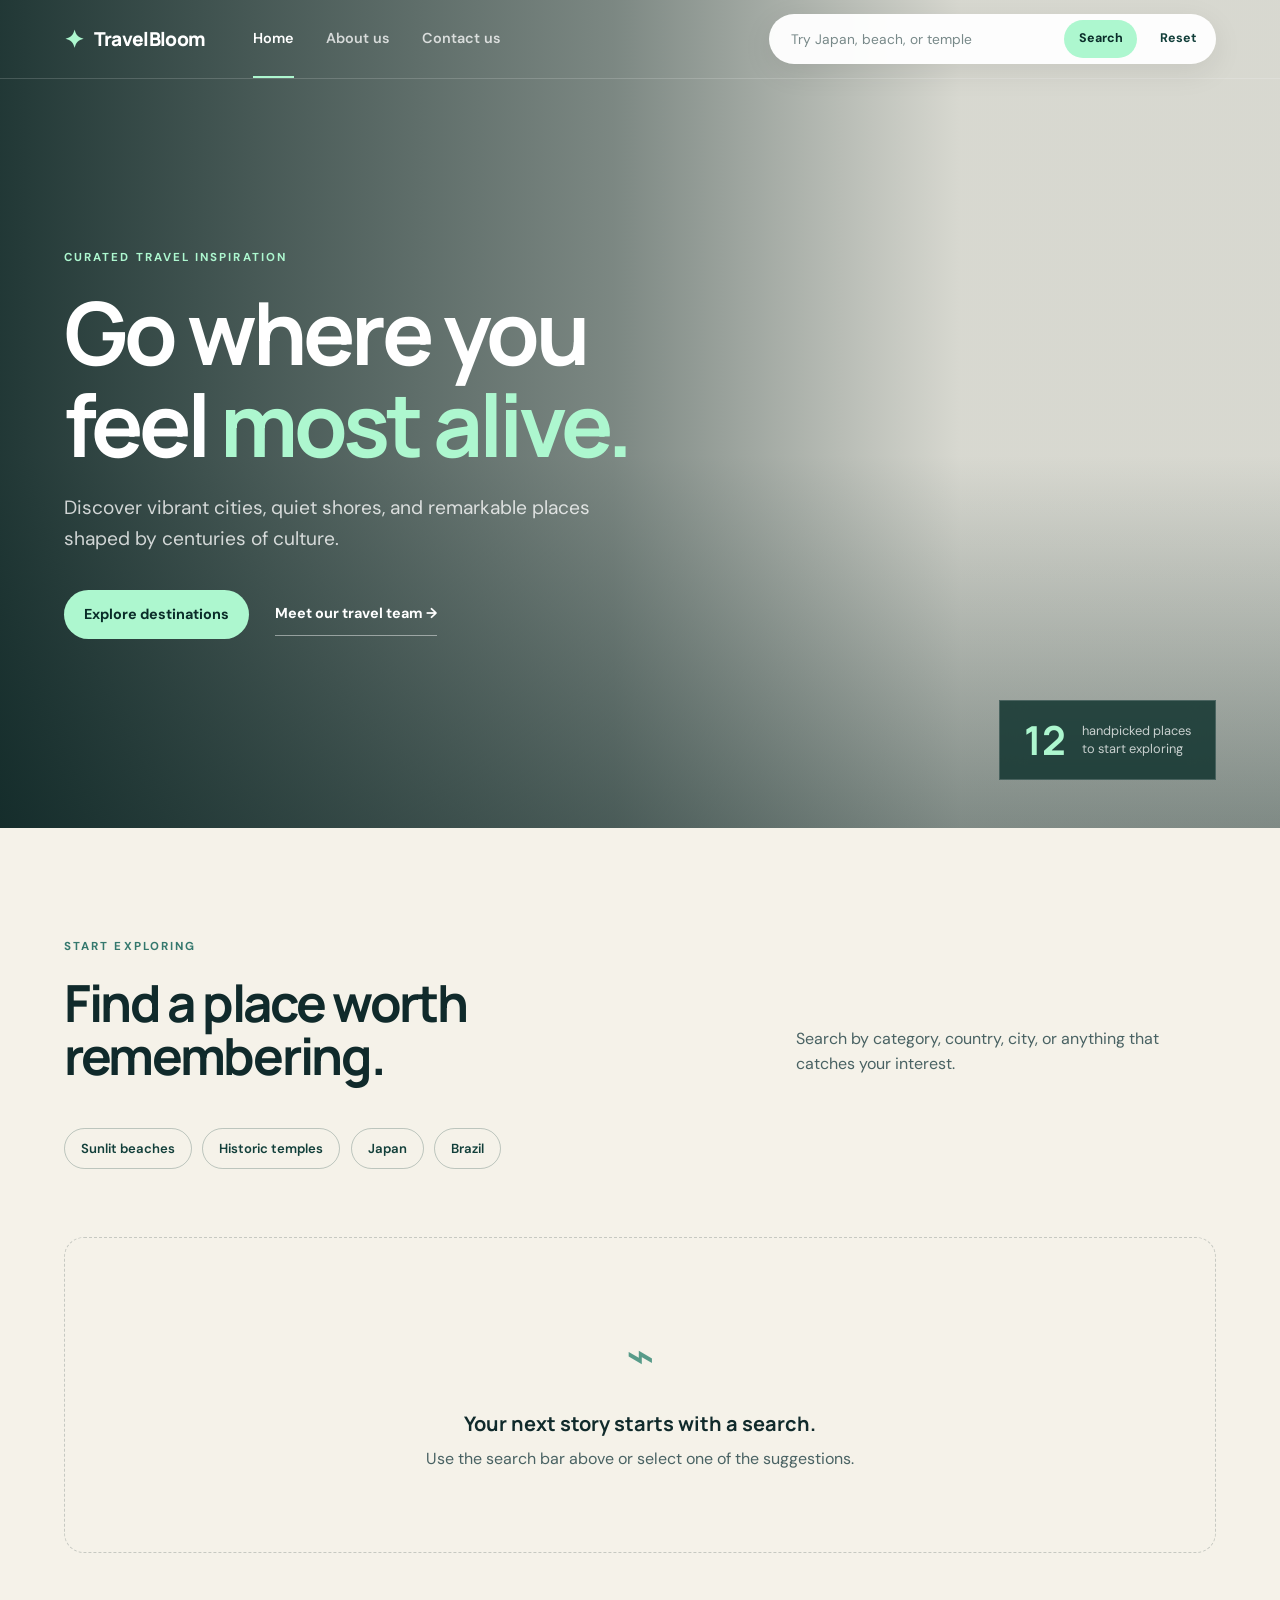
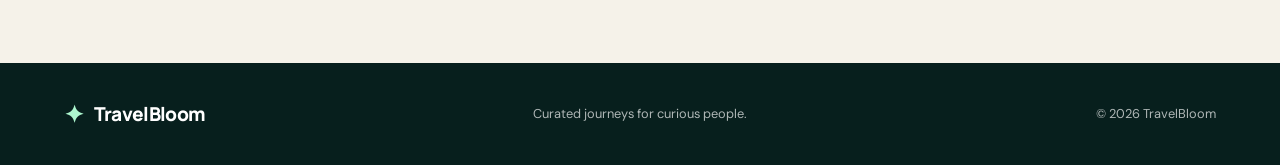
<file: index.html>
<!doctype html>
<html lang="en">
  <head>
    <meta charset="UTF-8">
    <meta name="viewport" content="width=device-width, initial-scale=1.0">
    <meta
      name="description"
      content="TravelBloom helps you discover memorable destinations, beaches, and temples."
    >
    <title>TravelBloom | Find your next destination</title>
    <link rel="preconnect" href="https://fonts.googleapis.com">
    <link rel="preconnect" href="https://fonts.gstatic.com" crossorigin>
    <link
      href="https://fonts.googleapis.com/css2?family=DM+Sans:wght@400;500;600;700&family=Manrope:wght@700;800&display=swap"
      rel="stylesheet"
    >
    <link rel="stylesheet" href="styles.css">
  </head>
  <body class="home-page">
    <header class="site-header">
      <nav class="navbar" aria-label="Main navigation">
        <a class="brand" href="index.html" aria-label="TravelBloom home">
          <span class="brand-mark" aria-hidden="true">✦</span>
          <span>TravelBloom</span>
        </a>

        <button class="menu-toggle" type="button" aria-expanded="false" aria-controls="navContent">
          <span class="sr-only">Toggle navigation</span>
          <span></span><span></span><span></span>
        </button>

        <div class="nav-content" id="navContent">
          <div class="nav-links">
            <a class="active" href="index.html" aria-current="page">Home</a>
            <a href="about.html">About us</a>
            <a href="contact.html">Contact us</a>
          </div>

          <form class="search-form" id="searchForm" role="search">
            <label class="sr-only" for="searchInput">Search destinations</label>
            <input
              id="searchInput"
              name="query"
              type="search"
              placeholder="Try Japan, beach, or temple"
              autocomplete="off"
            >
            <button class="button button-primary button-small" type="submit">Search</button>
            <button class="button button-ghost button-small" id="resetButton" type="button">Reset</button>
          </form>
        </div>
      </nav>
    </header>

    <main>
      <section class="hero" aria-labelledby="heroTitle">
        <div class="hero-overlay"></div>
        <div class="hero-content">
          <p class="eyebrow">Curated travel inspiration</p>
          <h1 id="heroTitle">Go where you feel <em>most alive.</em></h1>
          <p class="hero-copy">
            Discover vibrant cities, quiet shores, and remarkable places shaped by centuries of culture.
          </p>
          <div class="hero-actions">
            <a class="button button-primary" href="#discover">Explore destinations</a>
            <a class="text-link" href="about.html">Meet our travel team <span aria-hidden="true">→</span></a>
          </div>
        </div>

        <div class="hero-stat" aria-label="TravelBloom highlights">
          <strong>12</strong>
          <span>handpicked places<br>to start exploring</span>
        </div>

        <div class="social-links" aria-label="Social media links">
          <a href="https://www.instagram.com" aria-label="Instagram">ig</a>
          <a href="https://www.youtube.com" aria-label="YouTube">yt</a>
          <a href="https://www.x.com" aria-label="X">x</a>
        </div>
      </section>

      <section class="discover section" id="discover" aria-labelledby="discoverTitle">
        <div class="section-heading">
          <div>
            <p class="eyebrow dark">Start exploring</p>
            <h2 id="discoverTitle">Find a place worth remembering.</h2>
          </div>
          <p>Search by category, country, city, or anything that catches your interest.</p>
        </div>

        <div class="quick-searches" aria-label="Suggested searches">
          <button type="button" data-query="beaches">Sunlit beaches</button>
          <button type="button" data-query="temples">Historic temples</button>
          <button type="button" data-query="Japan">Japan</button>
          <button type="button" data-query="Brazil">Brazil</button>
        </div>

        <p class="search-message" id="searchMessage" aria-live="polite"></p>
        <div class="recommendation-grid" id="recommendationResults"></div>

        <div class="empty-state" id="emptyState">
          <span aria-hidden="true">⌁</span>
          <h3>Your next story starts with a search.</h3>
          <p>Use the search bar above or select one of the suggestions.</p>
        </div>
      </section>
    </main>

    <footer class="site-footer">
      <a class="brand footer-brand" href="index.html"><span class="brand-mark">✦</span> TravelBloom</a>
      <p>Curated journeys for curious people.</p>
      <p>© <span data-current-year></span> TravelBloom</p>
    </footer>

    <script src="travel_recommendation.js" defer></script>
  </body>
</html>
</file>
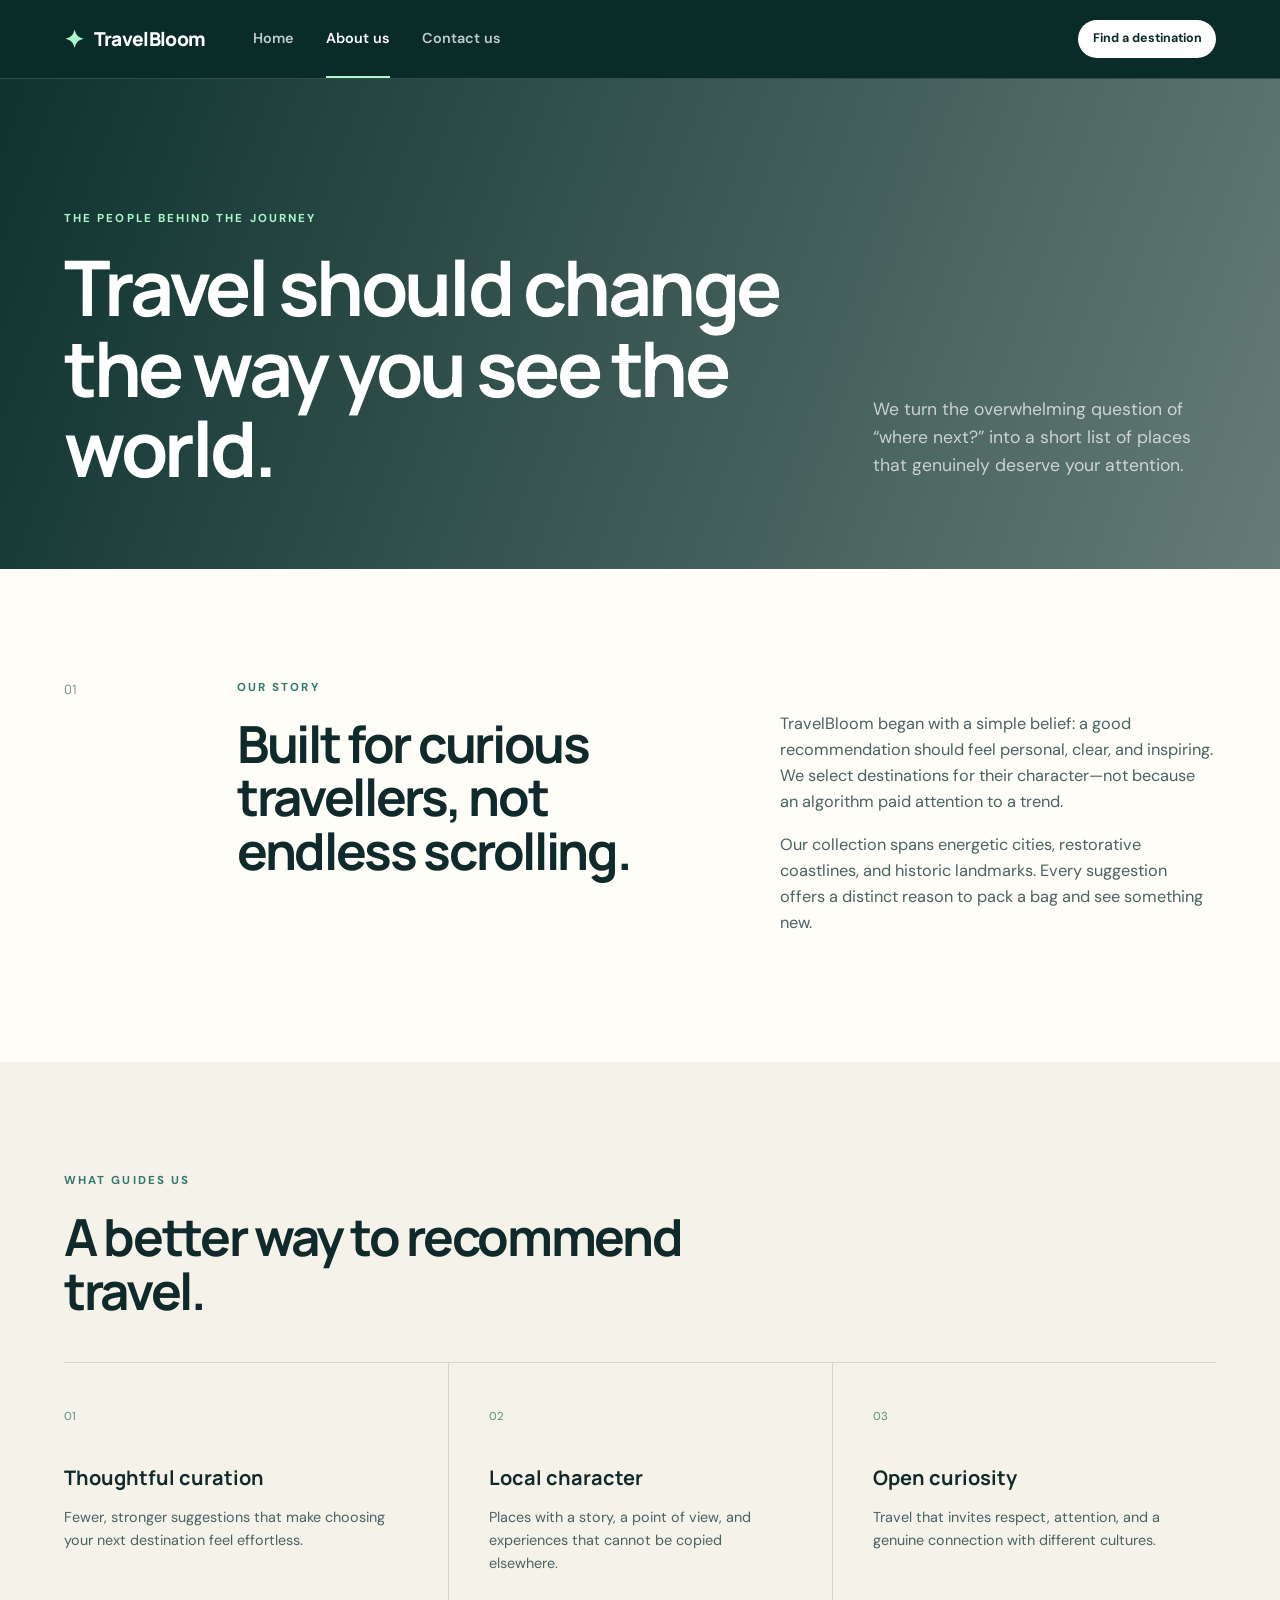
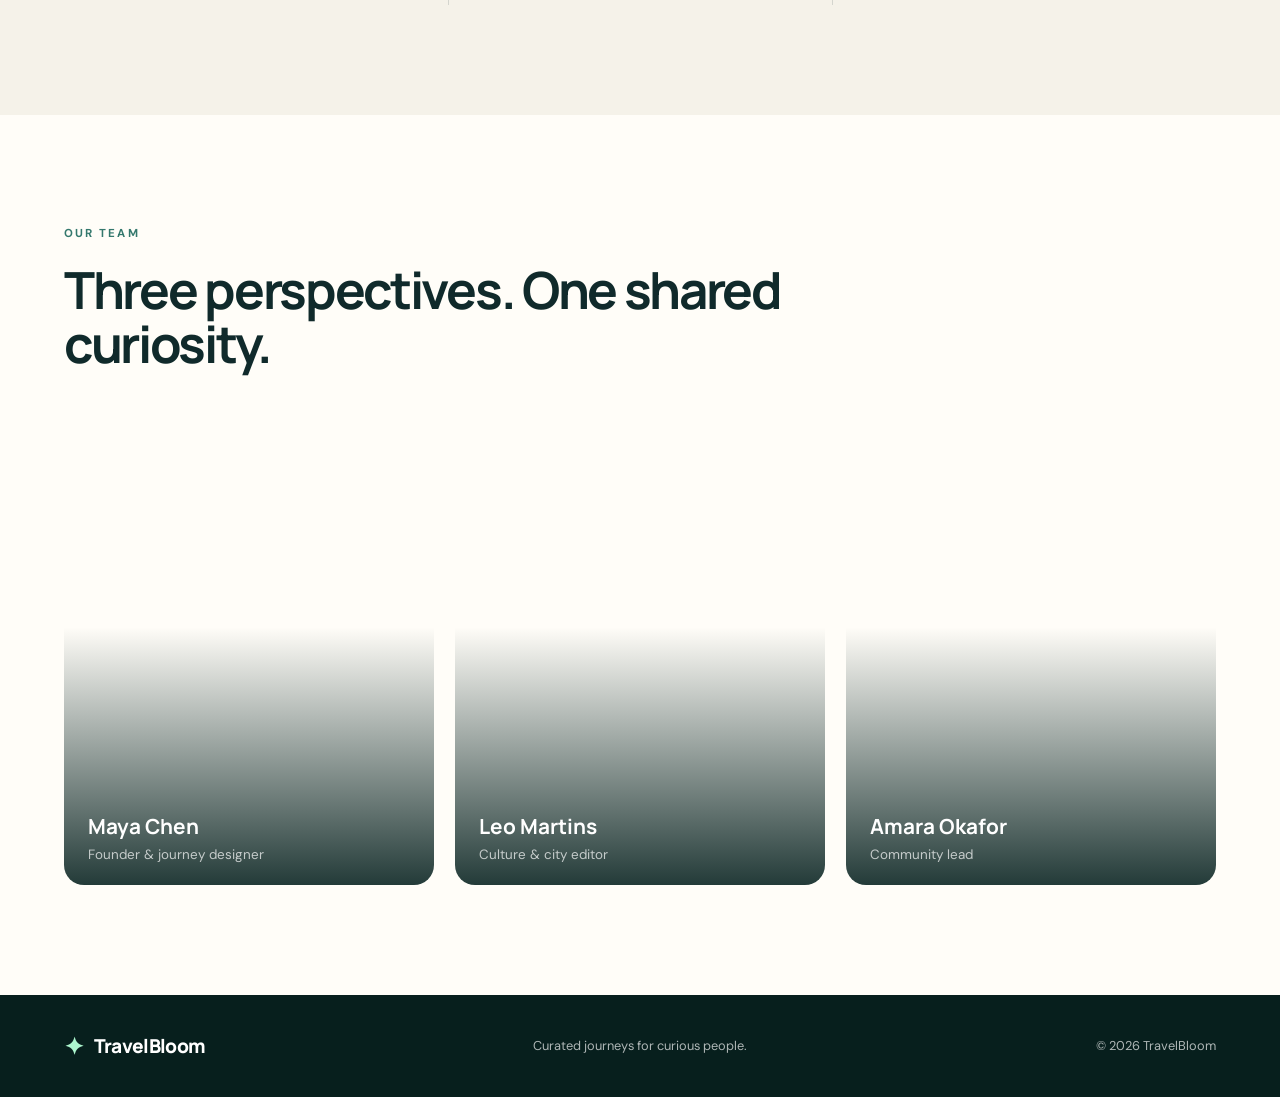
<file: about.html>
<!doctype html>
<html lang="en">
  <head>
    <meta charset="UTF-8">
    <meta name="viewport" content="width=device-width, initial-scale=1.0">
    <meta name="description" content="Meet the team and values behind TravelBloom.">
    <title>About us | TravelBloom</title>
    <link rel="preconnect" href="https://fonts.googleapis.com">
    <link rel="preconnect" href="https://fonts.gstatic.com" crossorigin>
    <link href="https://fonts.googleapis.com/css2?family=DM+Sans:wght@400;500;600;700&family=Manrope:wght@700;800&display=swap" rel="stylesheet">
    <link rel="stylesheet" href="styles.css">
  </head>
  <body>
    <header class="site-header solid-header">
      <nav class="navbar" aria-label="Main navigation">
        <a class="brand" href="index.html" aria-label="TravelBloom home"><span class="brand-mark" aria-hidden="true">✦</span><span>TravelBloom</span></a>
        <button class="menu-toggle" type="button" aria-expanded="false" aria-controls="navContent"><span class="sr-only">Toggle navigation</span><span></span><span></span><span></span></button>
        <div class="nav-content" id="navContent">
          <div class="nav-links">
            <a href="index.html">Home</a>
            <a class="active" href="about.html" aria-current="page">About us</a>
            <a href="contact.html">Contact us</a>
          </div>
          <a class="button button-light button-small nav-cta" href="index.html#discover">Find a destination</a>
        </div>
      </nav>
    </header>

    <main>
      <section class="page-hero about-hero">
        <div>
          <p class="eyebrow">The people behind the journey</p>
          <h1>Travel should change the way you see the world.</h1>
        </div>
        <p>We turn the overwhelming question of “where next?” into a short list of places that genuinely deserve your attention.</p>
      </section>

      <section class="story section">
        <div class="story-number">01</div>
        <div>
          <p class="eyebrow dark">Our story</p>
          <h2>Built for curious travellers, not endless scrolling.</h2>
        </div>
        <div class="story-copy">
          <p>TravelBloom began with a simple belief: a good recommendation should feel personal, clear, and inspiring. We select destinations for their character—not because an algorithm paid attention to a trend.</p>
          <p>Our collection spans energetic cities, restorative coastlines, and historic landmarks. Every suggestion offers a distinct reason to pack a bag and see something new.</p>
        </div>
      </section>

      <section class="values section" aria-labelledby="valuesTitle">
        <div class="section-heading">
          <div><p class="eyebrow dark">What guides us</p><h2 id="valuesTitle">A better way to recommend travel.</h2></div>
        </div>
        <div class="value-grid">
          <article><span>01</span><h3>Thoughtful curation</h3><p>Fewer, stronger suggestions that make choosing your next destination feel effortless.</p></article>
          <article><span>02</span><h3>Local character</h3><p>Places with a story, a point of view, and experiences that cannot be copied elsewhere.</p></article>
          <article><span>03</span><h3>Open curiosity</h3><p>Travel that invites respect, attention, and a genuine connection with different cultures.</p></article>
        </div>
      </section>

      <section class="team-section section" aria-labelledby="teamTitle">
        <div class="section-heading">
          <div><p class="eyebrow dark">Our team</p><h2 id="teamTitle">Three perspectives. One shared curiosity.</h2></div>
        </div>
        <div class="team-grid">
          <article class="team-card team-one"><div class="team-meta"><h3>Maya Chen</h3><p>Founder &amp; journey designer</p></div></article>
          <article class="team-card team-two"><div class="team-meta"><h3>Leo Martins</h3><p>Culture &amp; city editor</p></div></article>
          <article class="team-card team-three"><div class="team-meta"><h3>Amara Okafor</h3><p>Community lead</p></div></article>
        </div>
      </section>
    </main>

    <footer class="site-footer"><a class="brand footer-brand" href="index.html"><span class="brand-mark">✦</span> TravelBloom</a><p>Curated journeys for curious people.</p><p>© <span data-current-year></span> TravelBloom</p></footer>
    <script src="travel_recommendation.js" defer></script>
  </body>
</html>
</file>
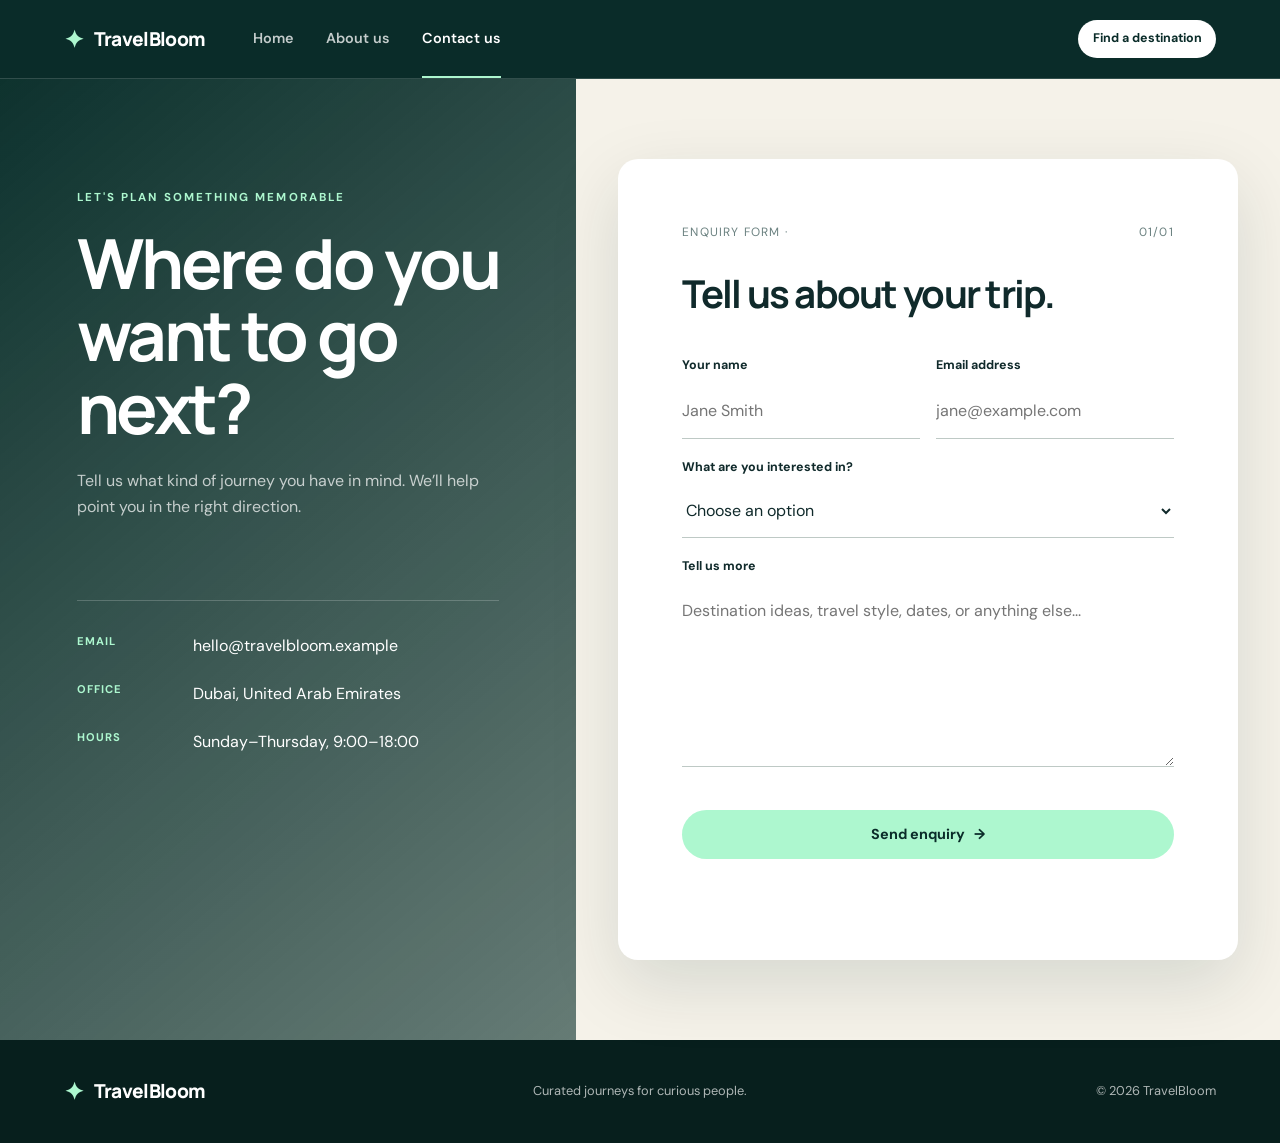
<file: contact.html>
<!doctype html>
<html lang="en">
  <head>
    <meta charset="UTF-8">
    <meta name="viewport" content="width=device-width, initial-scale=1.0">
    <meta name="description" content="Contact the TravelBloom travel team.">
    <title>Contact us | TravelBloom</title>
    <link rel="preconnect" href="https://fonts.googleapis.com">
    <link rel="preconnect" href="https://fonts.gstatic.com" crossorigin>
    <link href="https://fonts.googleapis.com/css2?family=DM+Sans:wght@400;500;600;700&family=Manrope:wght@700;800&display=swap" rel="stylesheet">
    <link rel="stylesheet" href="styles.css">
  </head>
  <body>
    <header class="site-header solid-header">
      <nav class="navbar" aria-label="Main navigation">
        <a class="brand" href="index.html" aria-label="TravelBloom home"><span class="brand-mark" aria-hidden="true">✦</span><span>TravelBloom</span></a>
        <button class="menu-toggle" type="button" aria-expanded="false" aria-controls="navContent"><span class="sr-only">Toggle navigation</span><span></span><span></span><span></span></button>
        <div class="nav-content" id="navContent">
          <div class="nav-links">
            <a href="index.html">Home</a>
            <a href="about.html">About us</a>
            <a class="active" href="contact.html" aria-current="page">Contact us</a>
          </div>
          <a class="button button-light button-small nav-cta" href="index.html#discover">Find a destination</a>
        </div>
      </nav>
    </header>

    <main class="contact-main">
      <section class="contact-intro">
        <p class="eyebrow">Let's plan something memorable</p>
        <h1>Where do you want to go next?</h1>
        <p>Tell us what kind of journey you have in mind. We’ll help point you in the right direction.</p>

        <div class="contact-details">
          <div><span>Email</span><a href="mailto:hello@travelbloom.example">hello@travelbloom.example</a></div>
          <div><span>Office</span><p>Dubai, United Arab Emirates</p></div>
          <div><span>Hours</span><p>Sunday–Thursday, 9:00–18:00</p></div>
        </div>
      </section>

      <section class="contact-panel" aria-labelledby="formTitle">
        <p class="form-step">Enquiry form · <span>01/01</span></p>
        <h2 id="formTitle">Tell us about your trip.</h2>
        <form id="contactForm">
          <div class="field-row">
            <div class="field"><label for="name">Your name</label><input id="name" name="name" type="text" placeholder="Jane Smith" required></div>
            <div class="field"><label for="email">Email address</label><input id="email" name="email" type="email" placeholder="jane@example.com" required></div>
          </div>
          <div class="field"><label for="interest">What are you interested in?</label><select id="interest" name="interest"><option value="">Choose an option</option><option>Country or city break</option><option>Beach escape</option><option>History and culture</option><option>Something else</option></select></div>
          <div class="field"><label for="message">Tell us more</label><textarea id="message" name="message" rows="6" placeholder="Destination ideas, travel style, dates, or anything else..." required></textarea></div>
          <button class="button button-primary submit-button" type="submit">Send enquiry <span aria-hidden="true">→</span></button>
          <p class="form-status" id="formStatus" aria-live="polite"></p>
        </form>
      </section>
    </main>

    <footer class="site-footer"><a class="brand footer-brand" href="index.html"><span class="brand-mark">✦</span> TravelBloom</a><p>Curated journeys for curious people.</p><p>© <span data-current-year></span> TravelBloom</p></footer>
    <script src="travel_recommendation.js" defer></script>
  </body>
</html>
</file>
<file: styles.css>
:root {
  --ink: #102a2b;
  --ink-soft: #496263;
  --pine: #123f3a;
  --pine-dark: #0a2c29;
  --mint: #adf7cf;
  --cream: #f5f2e9;
  --paper: #fffdf8;
  --line: rgba(16, 42, 43, 0.14);
  --shadow: 0 24px 70px rgba(7, 41, 39, 0.13);
  --radius: 20px;
}

* { box-sizing: border-box; }
html { scroll-behavior: smooth; }
body { margin: 0; color: var(--ink); background: var(--paper); font-family: "DM Sans", sans-serif; line-height: 1.6; }
body.home-page { background: var(--cream); }
button, input, textarea, select { font: inherit; }
button, a { -webkit-tap-highlight-color: transparent; }
a { color: inherit; text-decoration: none; }
img { display: block; max-width: 100%; }
h1, h2, h3, p { margin-top: 0; }
h1, h2, h3, .brand { font-family: "Manrope", sans-serif; }
h1, h2 { letter-spacing: -0.045em; line-height: 1.05; }

.sr-only { position: absolute; width: 1px; height: 1px; padding: 0; margin: -1px; overflow: hidden; clip: rect(0, 0, 0, 0); white-space: nowrap; border: 0; }
.site-header { position: absolute; inset: 0 0 auto; z-index: 20; color: white; border-bottom: 1px solid rgba(255,255,255,.16); }
.solid-header { position: relative; background: var(--pine-dark); }
.navbar { min-height: 78px; max-width: 1440px; margin: auto; padding: 0 5vw; display: flex; align-items: center; gap: 3rem; }
.brand { display: inline-flex; align-items: center; gap: .65rem; font-weight: 800; font-size: 1.2rem; letter-spacing: -.035em; white-space: nowrap; }
.brand-mark { color: var(--mint); font-size: 1.5rem; }
.nav-content { flex: 1; display: flex; justify-content: space-between; align-items: center; gap: 2rem; }
.nav-links { display: flex; align-items: center; gap: 2rem; }
.nav-links a { position: relative; font-size: .9rem; font-weight: 600; color: rgba(255,255,255,.76); }
.nav-links a:hover, .nav-links a.active { color: white; }
.nav-links a.active::after { content: ""; position: absolute; left: 0; right: 0; bottom: -27px; height: 2px; background: var(--mint); }
.search-form { display: flex; align-items: center; gap: .5rem; padding: .38rem; border-radius: 999px; background: rgba(255,255,255,.96); box-shadow: 0 8px 30px rgba(0,0,0,.08); }
.search-form input { width: clamp(190px, 22vw, 310px); padding: .5rem .75rem .5rem 1rem; color: var(--ink); border: 0; outline: 0; background: transparent; font-size: .86rem; }
.search-form input::placeholder { color: #788989; }
.button { display: inline-flex; justify-content: center; align-items: center; gap: .6rem; border: 0; border-radius: 999px; padding: .82rem 1.25rem; cursor: pointer; font-weight: 700; font-size: .9rem; transition: transform .2s ease, background .2s ease, color .2s ease; }
.button:hover { transform: translateY(-2px); }
.button-primary { color: var(--pine-dark); background: var(--mint); }
.button-primary:hover { background: #c4ffdd; }
.button-ghost { color: var(--pine); background: transparent; }
.button-ghost:hover { background: #edf3ef; }
.button-light { color: var(--pine-dark); background: white; }
.button-small { padding: .58rem .9rem; font-size: .78rem; }
.menu-toggle { display: none; margin-left: auto; padding: .5rem; border: 0; background: transparent; }
.menu-toggle span:not(.sr-only) { display: block; width: 24px; height: 2px; margin: 5px; background: white; }

.hero { position: relative; min-height: 770px; height: 92vh; max-height: 980px; overflow: hidden; display: flex; align-items: center; color: white; background: url("https://images.unsplash.com/photo-1510414842594-a61c69b5ae57?auto=format&fit=crop&w=2200&q=88") center/cover; }
.hero-overlay { position: absolute; inset: 0; background: linear-gradient(90deg, rgba(4,30,29,.88) 0%, rgba(4,30,29,.5) 48%, rgba(4,30,29,.12) 75%), linear-gradient(0deg, rgba(4,30,29,.42), transparent 45%); }
.hero-content { position: relative; z-index: 1; max-width: 760px; padding: 130px 5vw 70px; }
.eyebrow { margin-bottom: 1.2rem; color: var(--mint); font-size: .72rem; font-weight: 700; letter-spacing: .18em; text-transform: uppercase; }
.eyebrow.dark { color: #34786d; }
.hero h1 { max-width: 730px; margin-bottom: 1.5rem; font-size: clamp(3.5rem, 6.8vw, 7.3rem); }
.hero h1 em { color: var(--mint); font-style: normal; }
.hero-copy { max-width: 550px; margin-bottom: 2.2rem; color: rgba(255,255,255,.78); font-size: clamp(1rem, 1.5vw, 1.2rem); }
.hero-actions { display: flex; align-items: center; gap: 1.6rem; }
.text-link { padding: .6rem 0; font-weight: 700; font-size: .9rem; border-bottom: 1px solid rgba(255,255,255,.45); }
.hero-stat { position: absolute; z-index: 1; right: 5vw; bottom: 3rem; display: flex; gap: 1rem; align-items: center; padding: 1.2rem 1.5rem; background: rgba(9,45,41,.8); border: 1px solid rgba(255,255,255,.17); backdrop-filter: blur(12px); }
.hero-stat strong { color: var(--mint); font-family: "Manrope"; font-size: 2.5rem; line-height: 1; }
.hero-stat span { color: rgba(255,255,255,.75); font-size: .8rem; line-height: 1.4; }
.social-links { position: absolute; z-index: 1; left: 5vw; bottom: 2rem; display: none; gap: .75rem; }
.social-links a { width: 34px; height: 34px; display: grid; place-items: center; border: 1px solid rgba(255,255,255,.35); border-radius: 50%; font-size: .7rem; text-transform: uppercase; }

.section { padding: 110px 5vw; }
.discover { max-width: 1440px; margin: auto; }
.section-heading { display: flex; justify-content: space-between; align-items: end; gap: 3rem; margin-bottom: 2.8rem; }
.section-heading h2, .story h2 { max-width: 760px; margin-bottom: 0; font-size: clamp(2.2rem, 4vw, 4.2rem); }
.section-heading > p { max-width: 420px; margin-bottom: .4rem; color: var(--ink-soft); }
.quick-searches { display: flex; gap: .65rem; flex-wrap: wrap; margin-bottom: 1.5rem; }
.quick-searches button { padding: .55rem 1rem; color: var(--pine); background: transparent; border: 1px solid rgba(18,63,58,.25); border-radius: 999px; cursor: pointer; font-size: .82rem; font-weight: 600; }
.quick-searches button:hover { color: white; background: var(--pine); border-color: var(--pine); }
.search-message { min-height: 1.8rem; margin-bottom: 1rem; color: var(--ink-soft); font-size: .9rem; }
.recommendation-grid { display: grid; grid-template-columns: repeat(3, 1fr); gap: 1.4rem; }
.recommendation-card { overflow: hidden; background: white; border: 1px solid var(--line); border-radius: var(--radius); box-shadow: 0 8px 30px rgba(14,48,46,.07); animation: card-in .55s both; animation-delay: var(--card-delay); }
@keyframes card-in { from { opacity: 0; transform: translateY(18px); } }
.card-image { position: relative; height: 250px; overflow: hidden; background: linear-gradient(135deg, #a7d2c5, #2c6b62); }
.card-image img { width: 100%; height: 100%; object-fit: cover; transition: transform .5s ease; }
.recommendation-card:hover .card-image img { transform: scale(1.04); }
.image-error .card-image img { display: none; }
.card-category { position: absolute; top: 1rem; left: 1rem; padding: .35rem .7rem; color: var(--pine-dark); background: rgba(255,255,255,.9); border-radius: 999px; font-size: .68rem; font-weight: 800; letter-spacing: .08em; text-transform: uppercase; backdrop-filter: blur(8px); }
.card-body { padding: 1.5rem; }
.card-body h3 { margin-bottom: .6rem; font-size: 1.3rem; }
.card-body p { min-height: 76px; color: var(--ink-soft); font-size: .9rem; line-height: 1.65; }
.card-link { padding: .2rem 0; color: var(--pine); background: none; border: 0; cursor: pointer; font-weight: 800; font-size: .82rem; }
.card-link span { margin-left: .35rem; color: #4f9d83; }
.empty-state { padding: 5rem 2rem; text-align: center; color: var(--ink-soft); border: 1px dashed rgba(16,42,43,.2); border-radius: var(--radius); }
.empty-state[hidden] { display: none; }
.empty-state > span { color: #579b89; font-size: 3rem; }
.empty-state h3 { margin: .8rem 0 .4rem; color: var(--ink); font-size: 1.25rem; }
.empty-state p { margin-bottom: 0; }

.page-hero { min-height: 490px; padding: 110px 5vw 80px; display: grid; grid-template-columns: 1.7fr .8fr; gap: 5rem; align-items: end; color: white; background: var(--pine); }
.page-hero h1 { max-width: 900px; margin-bottom: 0; font-size: clamp(3rem, 6vw, 6.6rem); }
.page-hero > p { margin-bottom: .6rem; color: rgba(255,255,255,.7); font-size: 1.1rem; }
.about-hero { background: linear-gradient(110deg, rgba(7,44,40,.97), rgba(7,44,40,.62)), url("https://images.unsplash.com/photo-1500530855697-b586d89ba3ee?auto=format&fit=crop&w=2200&q=85") center/cover; }
.story { display: grid; grid-template-columns: .25fr 1.1fr 1fr; gap: 4rem; align-items: start; }
.story-number { color: #6d908b; font-family: "Manrope"; font-size: .8rem; }
.story-copy { padding-top: 2rem; color: var(--ink-soft); font-size: 1.02rem; }
.values { background: var(--cream); }
.value-grid { display: grid; grid-template-columns: repeat(3, 1fr); border-top: 1px solid var(--line); }
.value-grid article { padding: 2.4rem 2.5rem 1rem 0; }
.value-grid article + article { padding-left: 2.5rem; border-left: 1px solid var(--line); }
.value-grid span { color: #5c8b81; font-size: .72rem; }
.value-grid h3 { margin: 2.2rem 0 .7rem; font-size: 1.25rem; }
.value-grid p { color: var(--ink-soft); font-size: .9rem; }
.team-section { background: var(--paper); }
.team-grid { display: grid; grid-template-columns: repeat(3, 1fr); gap: 1.3rem; }
.team-card { position: relative; min-height: 470px; overflow: hidden; border-radius: var(--radius); background-position: center; background-size: cover; }
.team-card::after { content: ""; position: absolute; inset: 45% 0 0; background: linear-gradient(transparent, rgba(5,32,30,.88)); }
.team-one { background-image: url("https://images.unsplash.com/photo-1494790108377-be9c29b29330?auto=format&fit=crop&w=900&q=85"); }
.team-two { background-image: url("https://images.unsplash.com/photo-1500648767791-00dcc994a43e?auto=format&fit=crop&w=900&q=85"); }
.team-three { background-image: url("https://images.unsplash.com/photo-1531123897727-8f129e1688ce?auto=format&fit=crop&w=900&q=85"); }
.team-meta { position: absolute; z-index: 1; left: 1.5rem; right: 1.5rem; bottom: 1.2rem; color: white; }
.team-meta h3 { margin-bottom: .1rem; font-size: 1.3rem; }
.team-meta p { margin: 0; color: rgba(255,255,255,.7); font-size: .84rem; }

.contact-main { min-height: calc(100vh - 78px); display: grid; grid-template-columns: .9fr 1.1fr; background: var(--cream); }
.contact-intro { padding: 110px 6vw; color: white; background: linear-gradient(140deg, rgba(6,44,40,.97), rgba(6,44,40,.6)), url("https://images.unsplash.com/photo-1469474968028-56623f02e42e?auto=format&fit=crop&w=1400&q=85") center/cover; }
.contact-intro h1 { max-width: 650px; margin-bottom: 1.5rem; font-size: clamp(3rem, 5.4vw, 6.2rem); }
.contact-intro > p:not(.eyebrow) { max-width: 540px; color: rgba(255,255,255,.72); }
.contact-details { display: grid; gap: 1.4rem; margin-top: 5rem; padding-top: 2rem; border-top: 1px solid rgba(255,255,255,.2); }
.contact-details div { display: grid; grid-template-columns: 100px 1fr; gap: 1rem; }
.contact-details span { color: var(--mint); font-size: .7rem; font-weight: 700; letter-spacing: .1em; text-transform: uppercase; }
.contact-details p { margin: 0; }
.contact-panel { align-self: center; width: min(720px, 88%); margin: 5rem auto; padding: clamp(2rem, 5vw, 4.5rem); background: white; border-radius: var(--radius); box-shadow: var(--shadow); }
.form-step { display: flex; justify-content: space-between; color: #6c8281; font-size: .75rem; text-transform: uppercase; letter-spacing: .1em; }
.contact-panel h2 { margin: 2rem 0 2.6rem; font-size: clamp(2rem, 3vw, 3.4rem); }
.field-row { display: grid; grid-template-columns: 1fr 1fr; gap: 1rem; }
.field { margin-bottom: 1.2rem; }
.field label { display: block; margin-bottom: .45rem; color: var(--ink); font-size: .78rem; font-weight: 700; }
.field input, .field textarea, .field select { width: 100%; padding: .9rem 0; color: var(--ink); background: transparent; border: 0; border-bottom: 1px solid #bec9c5; border-radius: 0; outline: 0; }
.field textarea { resize: vertical; }
.field input:focus, .field textarea:focus, .field select:focus { border-color: #2c7869; box-shadow: 0 1px #2c7869; }
.submit-button { width: 100%; margin-top: 1rem; }
.form-status { min-height: 1.5rem; margin: .8rem 0 0; text-align: center; font-size: .85rem; }
.form-status.success { color: #28715d; }

.site-footer { padding: 2rem 5vw; display: grid; grid-template-columns: 1fr auto 1fr; gap: 2rem; align-items: center; color: rgba(255,255,255,.68); background: #071f1d; font-size: .8rem; }
.site-footer p { margin: 0; }
.site-footer p:last-child { text-align: right; }
.footer-brand { color: white; }

@media (max-width: 1040px) {
  .navbar { gap: 1.5rem; }
  .nav-links { gap: 1rem; }
  .search-form input { width: 170px; }
  .recommendation-grid { grid-template-columns: repeat(2, 1fr); }
  .story { grid-template-columns: .15fr 1fr; }
  .story-copy { grid-column: 2; padding-top: 0; }
  .contact-main { grid-template-columns: 1fr; }
  .contact-intro { padding-bottom: 80px; }
}

@media (max-width: 820px) {
  .site-header { position: relative; background: var(--pine-dark); }
  .navbar { min-height: 68px; flex-wrap: wrap; padding: .8rem 5vw; }
  .menu-toggle { display: block; }
  .nav-content { display: none; width: 100%; padding: 1rem 0; flex-direction: column; align-items: stretch; }
  .nav-content.open { display: flex; }
  .nav-links { flex-direction: column; align-items: flex-start; }
  .nav-links a.active::after { display: none; }
  .search-form { border-radius: 14px; flex-wrap: wrap; }
  .search-form input { width: 100%; }
  .nav-cta { align-self: flex-start; }
  .hero { min-height: 680px; height: auto; }
  .hero-content { padding-top: 90px; }
  .hero h1 { font-size: clamp(3.2rem, 12vw, 5rem); }
  .hero-stat { display: none; }
  .section { padding: 80px 5vw; }
  .section-heading, .page-hero { display: block; }
  .section-heading > p, .page-hero > p { margin-top: 1.4rem; }
  .page-hero { min-height: 440px; padding-top: 80px; }
  .value-grid, .team-grid { grid-template-columns: 1fr; }
  .value-grid article + article { padding-left: 0; border-left: 0; border-top: 1px solid var(--line); }
  .team-card { min-height: 420px; }
  .site-footer { grid-template-columns: 1fr; text-align: center; }
  .site-footer p:last-child { text-align: center; }
  .footer-brand { justify-content: center; }
}

@media (max-width: 600px) {
  .hero-actions { align-items: flex-start; flex-direction: column; }
  .recommendation-grid { grid-template-columns: 1fr; }
  .story { display: block; }
  .story-number { margin-bottom: 1rem; }
  .field-row { grid-template-columns: 1fr; gap: 0; }
  .contact-panel { width: 92%; padding: 2rem 1.3rem; }
  .contact-details div { grid-template-columns: 1fr; gap: .2rem; }
}

@media (prefers-reduced-motion: reduce) {
  *, *::before, *::after { scroll-behavior: auto !important; animation-duration: .01ms !important; transition-duration: .01ms !important; }
}
</file>
